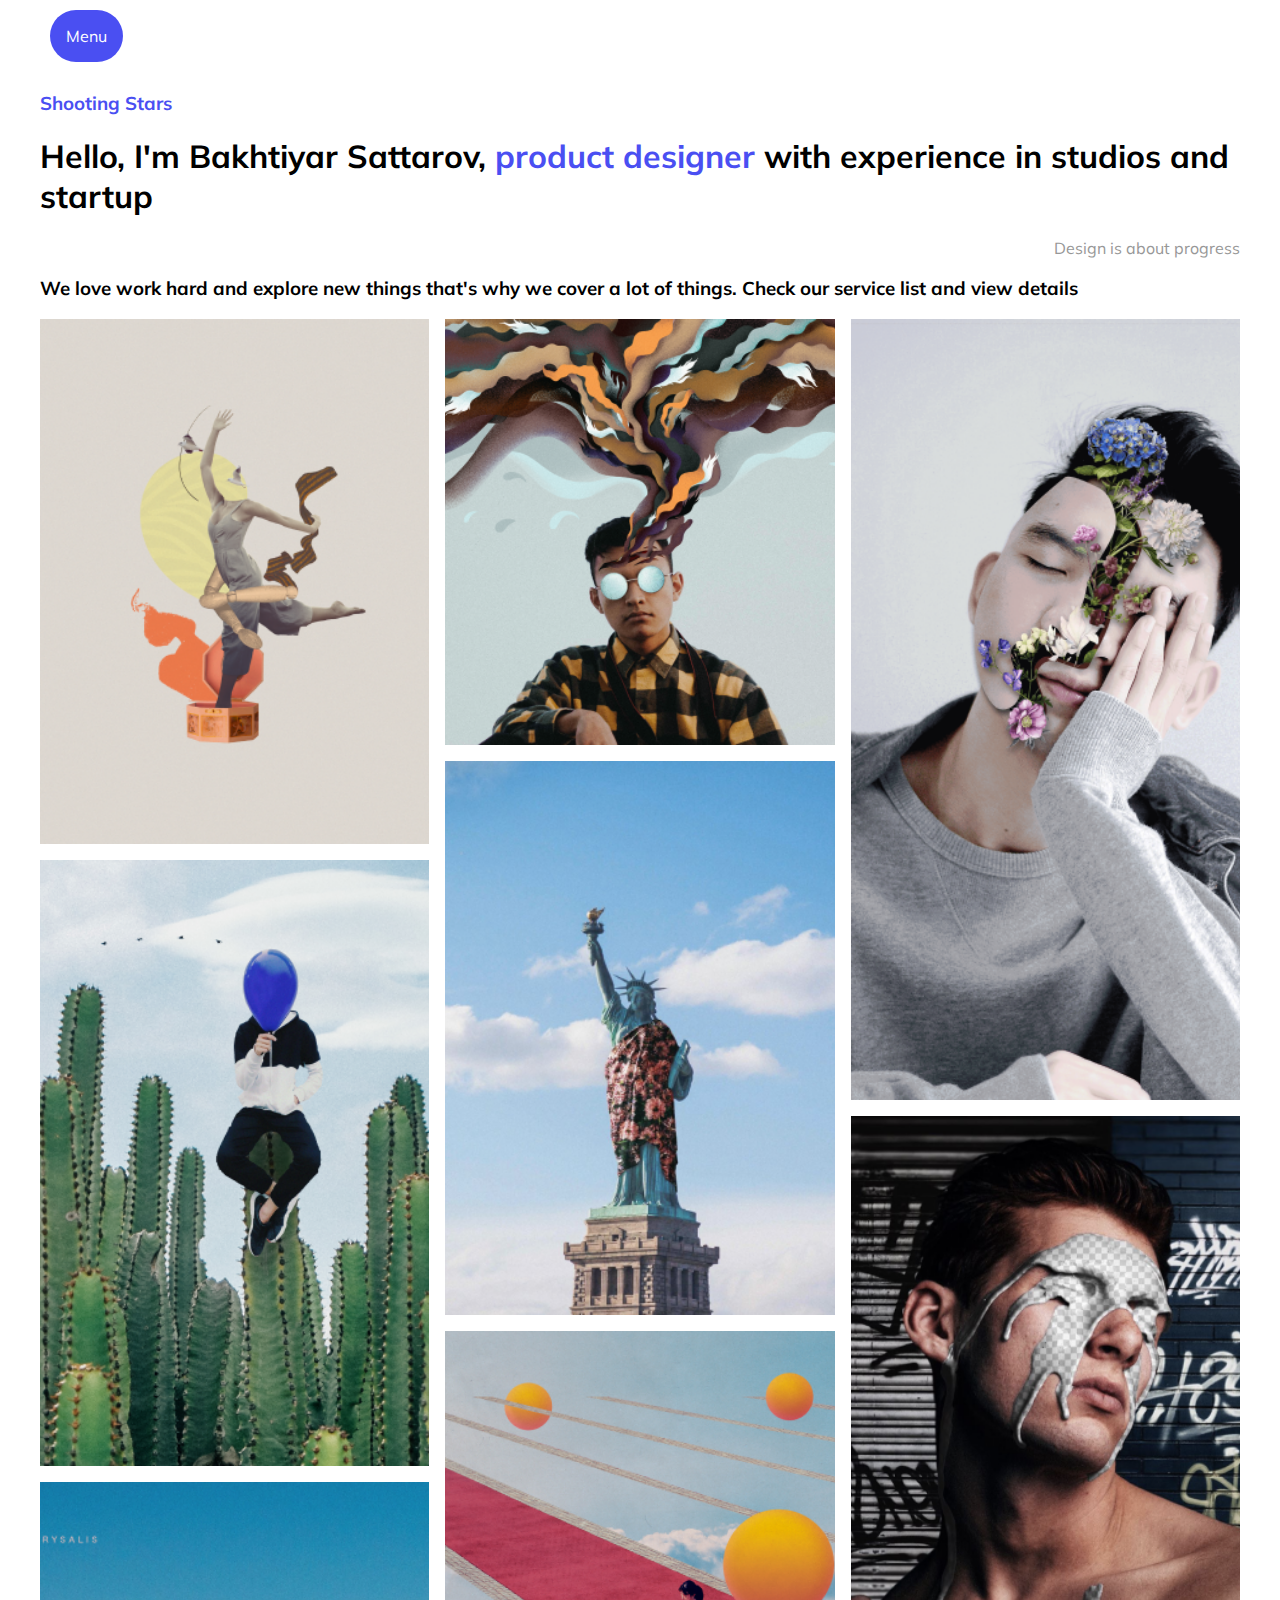
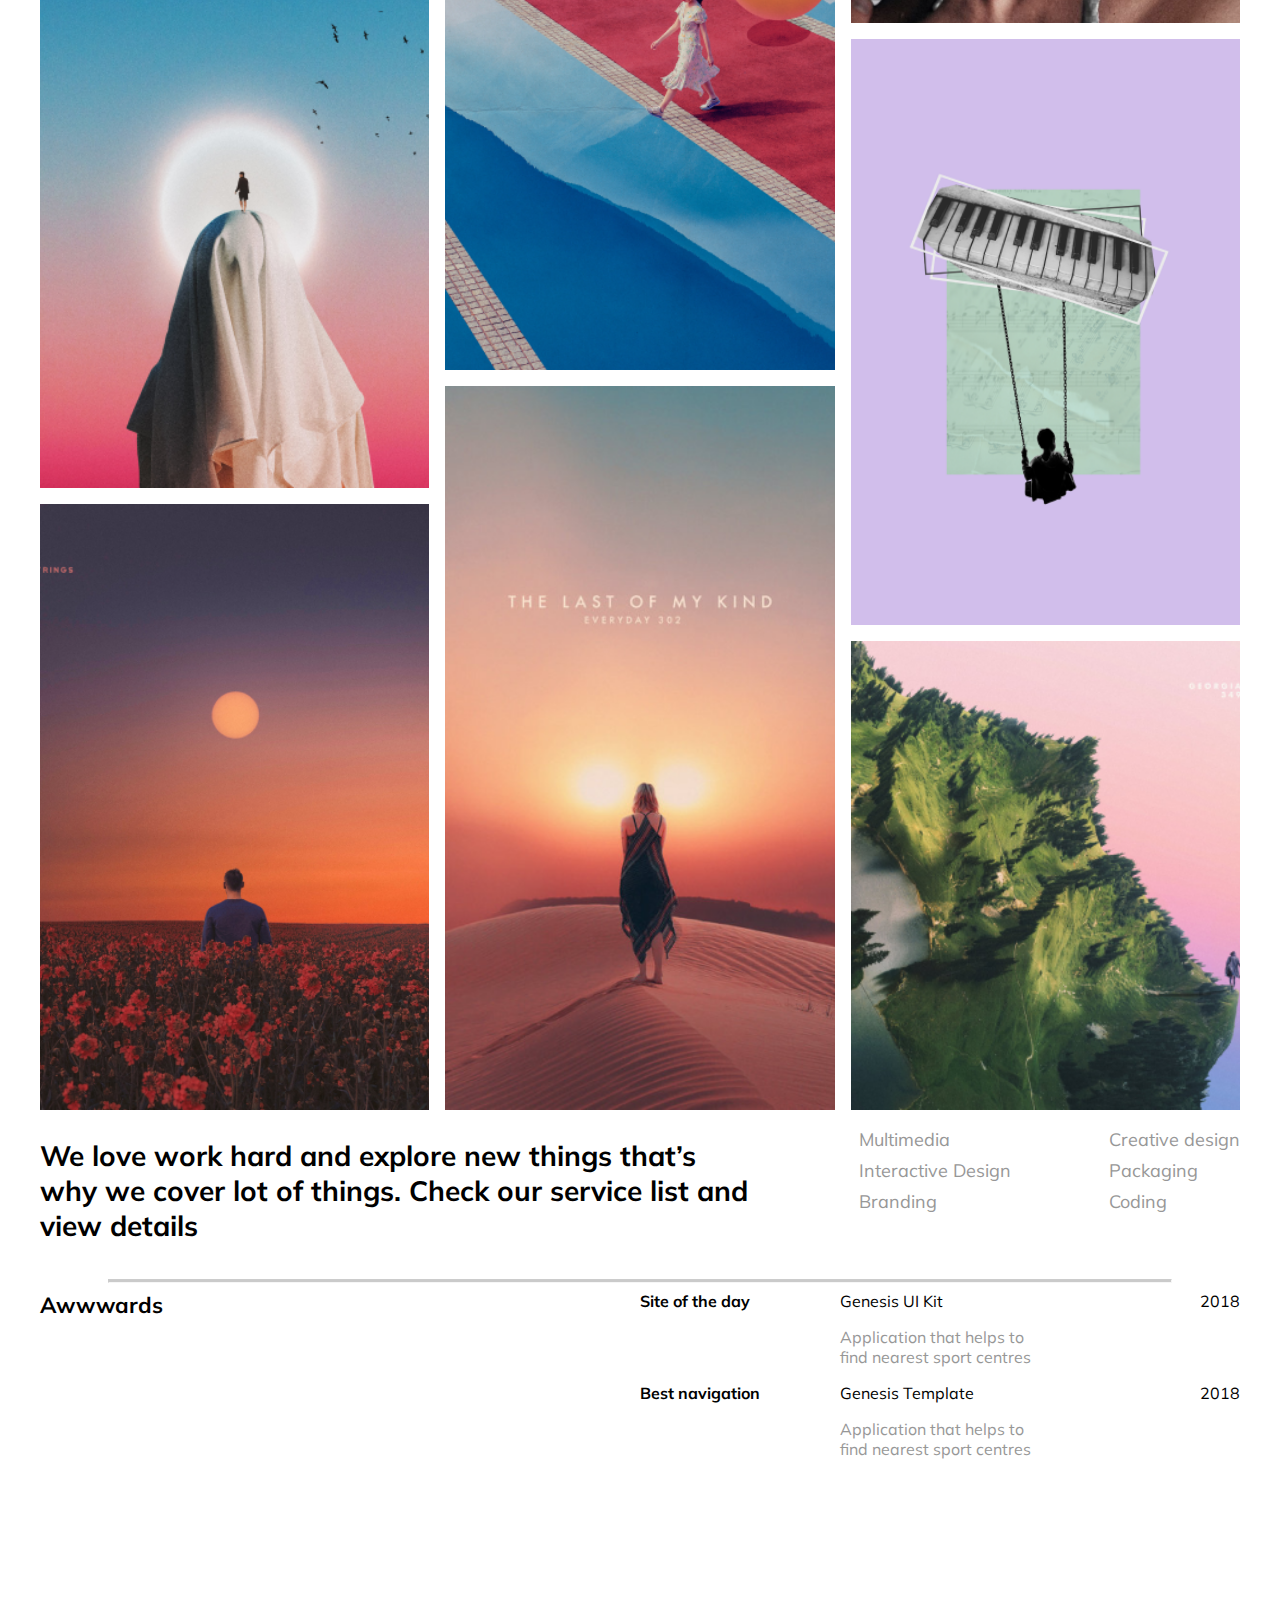
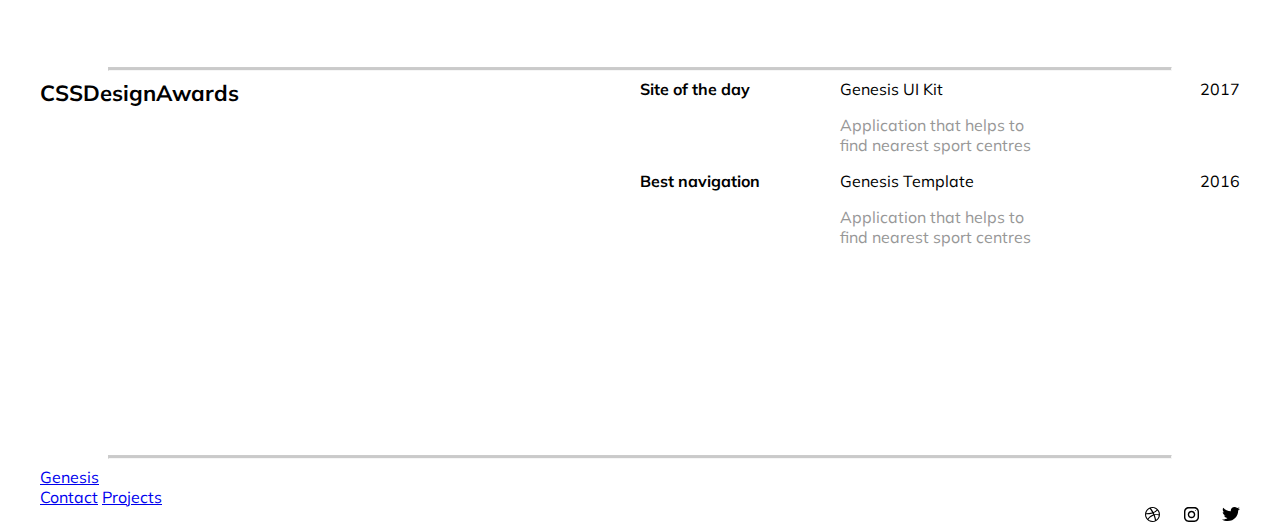
<file: index.html>
<!DOCTYPE html>
<html lang="en">
  <head>
    <meta charset="UTF-8" />
    <meta http-equiv="X-UA-Compatible" content="IE=edge" />
    <meta name="viewport" content="width=device-width, initial-scale=1.0" />
    <link rel="stylesheet" href="/styles/genesis.css" />
    <link
      href="https://fonts.googleapis.com/css2?family=Mulish:wght@400;700&display=swap"
      rel="stylesheet"
    />
    <title>Document</title>
  </head>
  <header>
    <nav>
      <div class="dropdown">
        <button class="dropbtn">Menu</button>
        <div class="dropdown-content">
          <a class="active" href="/index.html">Home</a>
          <a href="/contact.html">Contact</a>
          <a href="/project.html">Projects</a>
        </div>
      </div>
    </nav>
  </header>
  <body>
    <main>
      <section>
        <h3 class="highlight-color">Shooting Stars</h3>
        <h1>
          Hello, I'm Bakhtiyar Sattarov,
          <span class="highlight-color"> product designer</span> with experience
          in studios and startup
        </h1>
      </section>
      <section class="quote">Design is about progress</section>
      <section>
        <h3>
          We love work hard and explore new things that's why we cover a lot of
          things. Check our service list and view details
        </h3>
      </section>
      <section class="grid-container">
        <div class="sub-grid one">
          <div class="grid-element first">
            <img src="/images/Rectangle.png" alt="" />
          </div>
          <div class="grid-element second">
            <img src="/images/Rectangle4.png" alt="" />
          </div>
          <div class="grid-element third">
            <img src="/images/Rectangle7.png" alt="" />
          </div>
          <div class="grid-element fourth">
            <img src="/images/Rectangle10.png" alt="" />
          </div>
        </div>
        <div class="sub-grid two">
          <div class="grid-element fifth">
            <img src="/images/Rectangle2.png" alt="" />
          </div>
          <div class="grid-element sixth">
            <img src="/images/Rectangle5.png" alt="" />
          </div>
          <div class="grid-element seventh">
            <img src="/images/Rectangle8.png" alt="" />
          </div>
          <div class="grid-element eight">
            <img src="/images/Rectangle11.png" alt="" />
          </div>
        </div>
        <div class="sub-grid three">
          <div class="grid-element ninth">
            <img src="/images/Rectangle3.png" alt="" />
          </div>
          <div class="grid-element tenth">
            <img src="/images/Rectangle6.png" alt="" />
          </div>
          <div class="grid-element eleventh">
            <img src="/images/Rectangle9.png" alt="" />
          </div>
          <div class="grid-element twelfth">
            <img src="/images/Rectangle12.png" alt="" />
          </div>
        </div>
      </section>
      <section class="row">
        <p class="large-p">
          We love work hard and explore new things that’s why we cover lot of
          things. Check our service list and view details
        </p>
        <ul>
          <li>Multimedia</li>
          <li>Interactive Design</li>
          <li>Branding</li>
        </ul>
        <ul>
          <li>Creative design</li>
          <li>Packaging</li>
          <li>Coding</li>
        </ul>
      </section>
      <hr />
      <section class="grid-container2">
        <div class="left-column bold lg-text">Awwwards</div>
        <div class="right-column">
          <div class="bold">Site of the day</div>
          <div class="">
            <span>Genesis UI Kit</span>
            <p class="grey">
              Application that helps to find nearest sport centres
            </p>
          </div>
          <div class="end">2018</div>
          <div class="bold">Best navigation</div>
          <div class="">
            <span>Genesis Template</span>
            <p class="grey">
              Application that helps to find nearest sport centres
            </p>
          </div>
          <div class="end">2018</div>
        </div>
      </section>
      <hr />
      <section class="grid-container3">
        <div class="left-column bold lg-text">CSSDesignAwards</div>
        <div class="right-column">
          <div class="bold">Site of the day</div>
          <div class="">
            <span>Genesis UI Kit</span>
            <p class="grey">
              Application that helps to find nearest sport centres
            </p>
          </div>
          <div class="end">2017</div>
          <div class="bold">Best navigation</div>
          <div class="">
            <span>Genesis Template</span>
            <p class="grey">
              Application that helps to find nearest sport centres
            </p>
          </div>
          <div class="end">2016</div>
        </div>
      </section>
      <hr />
    </main>
    <footer>
      <nav>
        <div class="topnav">
          <a class="logo" href="/genesis.html">Genesis</a>
          <div class="sub-links">
            <a href="/contact.html">Contact</a>
            <a href="/project.html">Projects</a>
          </div>
        </div>
      </nav>
      <svg
        width="95"
        height="15"
        viewBox="0 0 95 15"
        fill="none"
        xmlns="http://www.w3.org/2000/svg"
      >
        <path
          fill-rule="evenodd"
          clip-rule="evenodd"
          d="M43.6875 0H49.3125C51.9009 0 54 2.09906 54 4.6875V10.3125C54 12.9009 51.9009 15 49.3125 15H43.6875C41.0991 15 39 12.9009 39 10.3125V4.6875C39 2.09906 41.0991 0 43.6875 0ZM49.3125 13.5938C51.1219 13.5938 52.5938 12.1219 52.5938 10.3125V4.6875C52.5938 2.87812 51.1219 1.40625 49.3125 1.40625H43.6875C41.8781 1.40625 40.4062 2.87812 40.4062 4.6875V10.3125C40.4062 12.1219 41.8781 13.5938 43.6875 13.5938H49.3125Z"
          fill="black"
        />
        <path
          fill-rule="evenodd"
          clip-rule="evenodd"
          d="M42.7585 7.51709C42.7585 5.44143 44.4414 3.75854 46.5171 3.75854C48.5927 3.75854 50.2756 5.44143 50.2756 7.51709C50.2756 9.59274 48.5927 11.2756 46.5171 11.2756C44.4414 11.2756 42.7585 9.59274 42.7585 7.51709ZM44.168 7.51709C44.168 8.8119 45.2223 9.86618 46.5171 9.86618C47.8119 9.86618 48.8662 8.8119 48.8662 7.51709C48.8662 6.22133 47.8119 5.168 46.5171 5.168C45.2223 5.168 44.168 6.22133 44.168 7.51709Z"
          fill="black"
        />
        <path
          fill-rule="evenodd"
          clip-rule="evenodd"
          d="M50.5319 3.96354C50.8056 3.96354 51.0274 3.74173 51.0274 3.4681C51.0274 3.19447 50.8056 2.97266 50.5319 2.97266C50.2583 2.97266 50.0365 3.19447 50.0365 3.4681C50.0365 3.74173 50.2583 3.96354 50.5319 3.96354Z"
          fill="black"
        />
        <path
          fill-rule="evenodd"
          clip-rule="evenodd"
          d="M95 1.65598C94.3375 1.937 93.6266 2.12758 92.8797 2.21266C93.6424 1.7755 94.2261 1.0821 94.5028 0.258405C93.7874 0.663244 92.9978 0.957209 92.1565 1.11657C91.4827 0.428545 90.5244 0 89.4615 0C87.4222 0 85.7688 1.58278 85.7688 3.5338C85.7688 3.81051 85.8014 4.08076 85.8644 4.3392C82.796 4.19167 80.0751 2.7844 78.2541 0.646013C77.9358 1.16716 77.7547 1.7744 77.7547 2.42261C77.7547 3.64901 78.4071 4.73111 79.3969 5.3642C78.7918 5.34483 78.2226 5.18548 77.7244 4.9206V4.96474C77.7244 6.67673 78.9976 8.10553 80.6859 8.43072C80.3766 8.5104 80.0504 8.55454 79.713 8.55454C79.4745 8.55454 79.2439 8.53193 79.0179 8.48886C79.488 9.89398 80.8513 10.9158 82.4665 10.9438C81.2033 11.8913 79.6106 12.4544 77.8807 12.4544C77.5826 12.4544 77.2891 12.4372 77 12.406C78.6343 13.4106 80.5746 13.9963 82.6599 13.9963C89.4525 13.9963 93.1655 8.61054 93.1655 3.93974L93.1531 3.48214C93.8786 2.98681 94.5062 2.36447 95 1.65598Z"
          fill="black"
        />
        <path
          fill-rule="evenodd"
          clip-rule="evenodd"
          d="M13.9795 3.73131C13.3095 2.58352 12.4007 1.67474 11.2529 1.00479C10.1049 0.334886 8.85164 0 7.49224 0C6.13298 0 4.87937 0.334886 3.73155 1.00479C2.58366 1.67464 1.67487 2.58342 1.0049 3.73131C0.334886 4.87927 0 6.13288 0 7.49204C0 8.85126 0.334989 10.1047 1.00479 11.2527C1.67474 12.4005 2.58352 13.3093 3.73141 13.9793C4.87937 14.6492 6.13288 14.9841 7.49211 14.9841C8.85133 14.9841 10.105 14.6492 11.2529 13.9793C12.4007 13.3095 13.3094 12.4005 13.9794 11.2527C14.6492 10.1048 14.984 8.8512 14.984 7.49204C14.984 6.13274 14.6492 4.8791 13.9795 3.73131ZM7.49214 1.09261C9.10493 1.09261 10.513 1.62588 11.7161 2.69238L11.5941 2.86298C11.5454 2.93139 11.4234 3.06294 11.2284 3.25814C11.0333 3.45318 10.8203 3.63864 10.5895 3.8142C10.3584 3.98983 10.0448 4.18978 9.64797 4.41417C9.25124 4.63855 8.82854 4.8354 8.37974 5.00446C7.63189 3.62559 6.83204 2.38343 5.98005 1.2779C6.49391 1.15435 6.99789 1.09261 7.49214 1.09261ZM4.76071 1.70706C3.86313 2.12973 3.10233 2.73465 2.47804 3.52141C1.85375 4.30835 1.43754 5.19294 1.22932 6.17491C3.19339 6.17501 5.1639 5.91485 7.14096 5.39457C6.36048 4.00937 5.56712 2.78013 4.76071 1.70706ZM1.52187 9.79934C1.23567 9.06772 1.09261 8.29855 1.09261 7.49204C1.09261 7.40095 1.09596 7.33264 1.10238 7.28716C3.45677 7.28716 5.64526 6.98484 7.66784 6.37989C7.87599 6.78308 8.04834 7.14403 8.18491 7.46279C8.15857 7.47577 8.11661 7.49033 8.05804 7.50663C7.99931 7.52289 7.95714 7.53417 7.9309 7.54076L7.57005 7.66756C7.3228 7.75866 6.99916 7.91477 6.59935 8.13577C6.19944 8.35712 5.7751 8.62035 5.32633 8.92609C4.87756 9.23187 4.41417 9.6367 3.93622 10.1409C3.4582 10.6449 3.05662 11.1861 2.73144 11.7649C2.21115 11.1861 1.808 10.5308 1.52187 9.79934ZM3.41436 12.4283C4.61105 13.4037 5.97027 13.8916 7.49214 13.8916C8.35069 13.8915 9.18301 13.7225 9.98945 13.3841C9.71641 11.8168 9.26095 10.1973 8.6238 8.52591H8.60416L8.58475 8.53572C8.48071 8.57481 8.34085 8.62859 8.16523 8.69686C7.98946 8.76492 7.66121 8.92442 7.17998 9.17464C6.69864 9.42533 6.25319 9.69195 5.84347 9.97466C5.43376 10.2576 5.00781 10.6301 4.56554 11.0918C4.12319 11.5535 3.7883 12.0347 3.56071 12.5357L3.41436 12.4283ZM12.8773 10.9503C12.396 11.695 11.7943 12.3114 11.0726 12.799C10.8058 11.3032 10.3898 9.77795 9.8238 8.22372C11.118 8.02189 12.4479 8.11637 13.8137 8.50644C13.6706 9.39092 13.3584 10.2057 12.8773 10.9503ZM13.5501 7.36042C13.6476 7.37658 13.729 7.39134 13.7941 7.40426L13.8917 7.42374C13.8724 5.91478 13.3877 4.58163 12.4382 3.424L12.4284 3.43384C12.3699 3.51178 12.3082 3.59139 12.2431 3.67285C12.1778 3.75417 12.0366 3.8988 11.8186 4.10689C11.6008 4.31494 11.3699 4.51169 11.126 4.69722C10.882 4.88255 10.557 5.09378 10.1507 5.33122C9.74399 5.56866 9.31626 5.77831 8.86749 5.96054C9.03024 6.30513 9.17337 6.61408 9.2971 6.88722C9.3097 6.92624 9.33103 6.98323 9.36024 7.05796C9.38949 7.13279 9.41382 7.18647 9.43346 7.21903C9.66755 7.18657 9.90974 7.16354 10.1601 7.15073C10.4103 7.13781 10.6495 7.13122 10.8769 7.13122C11.1046 7.13122 11.3289 7.13614 11.5502 7.14584C11.7712 7.15568 11.9794 7.16856 12.1744 7.1849C12.3697 7.20116 12.5534 7.219 12.7258 7.23851C12.898 7.25805 13.0543 7.27913 13.194 7.30189C13.3338 7.32465 13.4526 7.34426 13.5501 7.36042Z"
          fill="black"
        />
      </svg>
    </footer>
  </body>
</html>
</file>
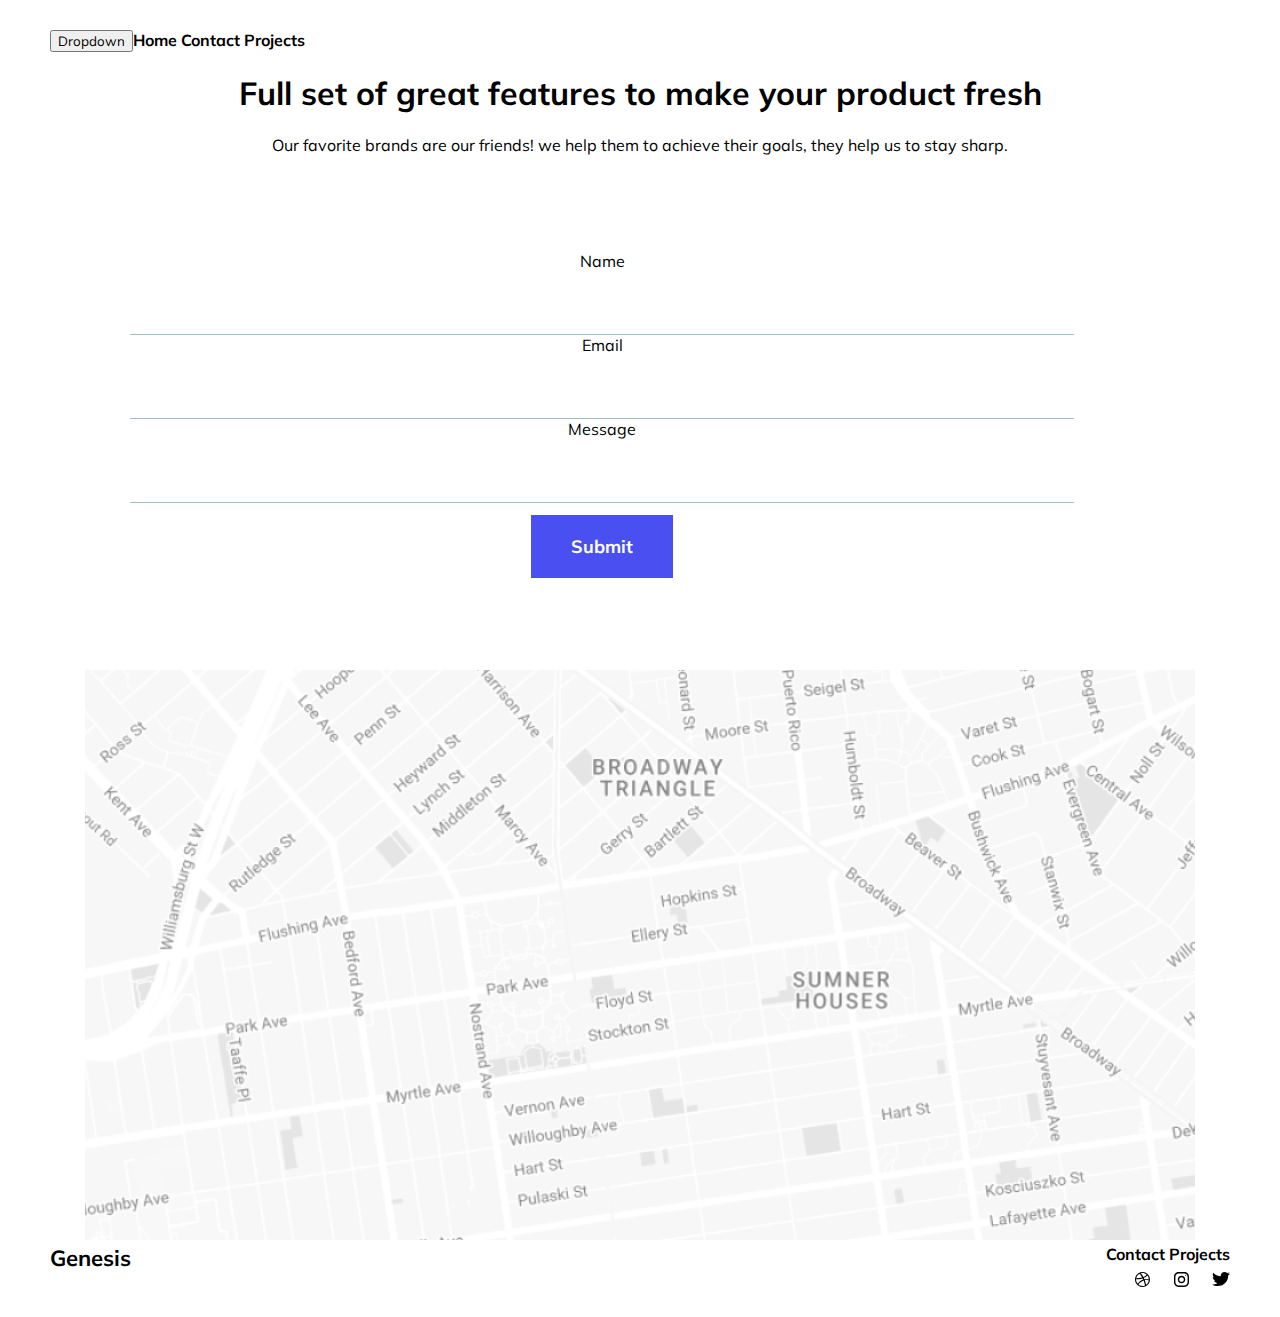
<file: contact.html>
<!DOCTYPE html>
<html lang="en">
  <head>
    <meta charset="UTF-8" />
    <meta http-equiv="X-UA-Compatible" content="IE=edge" />
    <meta name="viewport" content="width=device-width, initial-scale=1.0" />
    <link rel="stylesheet" href="styles/contact.css" />
    <link rel="preconnect" href="https://fonts.gstatic.com" />
    <link
      href="https://fonts.googleapis.com/css2?family=Mulish:wght@400;700&display=swap"
      rel="stylesheet"
    />
    <title>Document</title>
  </head>
  <header>
    <nav>
      <div class="topnav">
        <button class="dropbtn">Dropdown</button>
        <div class="drowdown-content">
          <a href="/index.html">Home</a>
          <a href="/contact.html">Contact</a>
          <a class="active" href="/project.html">Projects</a>
        </div>
      </div>
    </nav>
  </header>
  <main>
    <body>
      <section>
        <div class="paragraph">
          <h1>Full set of great features to make your product fresh</h1>
          <p>
            Our favorite brands are our friends! we help them to achieve their
            goals, they help us to stay sharp.
          </p>
        </div>
        <div class="just-form">
          <form>
            <label for="name" class="label1">Name</label>
            <input type="text" name="name" id="name" />
            <label for="name" class="label"> Email</label>
            <input
              type="text"
              name="name"
              id="name"
              class="input-field half-width"
            />
            <label for="message" class="label"> Message</label>
            <input type="text" name="message" id="message" />
            <button id="button" type="submit">Submit</button>
          </form>
        </div>
      </section>
      <section>
        <img src="images/Map.png" alt="map" />
      </section>
      <section></section>
      <footer>
        <nav>
          <div class="topnav">
            <a class="logo" href="/genesis.html">Genesis</a>
            <div class="sub-links">
              <a href="/contact.html">Contact</a>
              <a href="/project.html">Projects</a>
            </div>
          </div>
        </nav>
        <svg
          width="95"
          height="15"
          viewBox="0 0 95 15"
          fill="none"
          xmlns="http://www.w3.org/2000/svg"
        >
          <path
            fill-rule="evenodd"
            clip-rule="evenodd"
            d="M43.6875 0H49.3125C51.9009 0 54 2.09906 54 4.6875V10.3125C54 12.9009 51.9009 15 49.3125 15H43.6875C41.0991 15 39 12.9009 39 10.3125V4.6875C39 2.09906 41.0991 0 43.6875 0ZM49.3125 13.5938C51.1219 13.5938 52.5938 12.1219 52.5938 10.3125V4.6875C52.5938 2.87812 51.1219 1.40625 49.3125 1.40625H43.6875C41.8781 1.40625 40.4062 2.87812 40.4062 4.6875V10.3125C40.4062 12.1219 41.8781 13.5938 43.6875 13.5938H49.3125Z"
            fill="black"
          />
          <path
            fill-rule="evenodd"
            clip-rule="evenodd"
            d="M42.7585 7.51709C42.7585 5.44143 44.4414 3.75854 46.5171 3.75854C48.5927 3.75854 50.2756 5.44143 50.2756 7.51709C50.2756 9.59274 48.5927 11.2756 46.5171 11.2756C44.4414 11.2756 42.7585 9.59274 42.7585 7.51709ZM44.168 7.51709C44.168 8.8119 45.2223 9.86618 46.5171 9.86618C47.8119 9.86618 48.8662 8.8119 48.8662 7.51709C48.8662 6.22133 47.8119 5.168 46.5171 5.168C45.2223 5.168 44.168 6.22133 44.168 7.51709Z"
            fill="black"
          />
          <path
            fill-rule="evenodd"
            clip-rule="evenodd"
            d="M50.5319 3.96354C50.8056 3.96354 51.0274 3.74173 51.0274 3.4681C51.0274 3.19447 50.8056 2.97266 50.5319 2.97266C50.2583 2.97266 50.0365 3.19447 50.0365 3.4681C50.0365 3.74173 50.2583 3.96354 50.5319 3.96354Z"
            fill="black"
          />
          <path
            fill-rule="evenodd"
            clip-rule="evenodd"
            d="M95 1.65598C94.3375 1.937 93.6266 2.12758 92.8797 2.21266C93.6424 1.7755 94.2261 1.0821 94.5028 0.258405C93.7874 0.663244 92.9978 0.957209 92.1565 1.11657C91.4827 0.428545 90.5244 0 89.4615 0C87.4222 0 85.7688 1.58278 85.7688 3.5338C85.7688 3.81051 85.8014 4.08076 85.8644 4.3392C82.796 4.19167 80.0751 2.7844 78.2541 0.646013C77.9358 1.16716 77.7547 1.7744 77.7547 2.42261C77.7547 3.64901 78.4071 4.73111 79.3969 5.3642C78.7918 5.34483 78.2226 5.18548 77.7244 4.9206V4.96474C77.7244 6.67673 78.9976 8.10553 80.6859 8.43072C80.3766 8.5104 80.0504 8.55454 79.713 8.55454C79.4745 8.55454 79.2439 8.53193 79.0179 8.48886C79.488 9.89398 80.8513 10.9158 82.4665 10.9438C81.2033 11.8913 79.6106 12.4544 77.8807 12.4544C77.5826 12.4544 77.2891 12.4372 77 12.406C78.6343 13.4106 80.5746 13.9963 82.6599 13.9963C89.4525 13.9963 93.1655 8.61054 93.1655 3.93974L93.1531 3.48214C93.8786 2.98681 94.5062 2.36447 95 1.65598Z"
            fill="black"
          />
          <path
            fill-rule="evenodd"
            clip-rule="evenodd"
            d="M13.9795 3.73131C13.3095 2.58352 12.4007 1.67474 11.2529 1.00479C10.1049 0.334886 8.85164 0 7.49224 0C6.13298 0 4.87937 0.334886 3.73155 1.00479C2.58366 1.67464 1.67487 2.58342 1.0049 3.73131C0.334886 4.87927 0 6.13288 0 7.49204C0 8.85126 0.334989 10.1047 1.00479 11.2527C1.67474 12.4005 2.58352 13.3093 3.73141 13.9793C4.87937 14.6492 6.13288 14.9841 7.49211 14.9841C8.85133 14.9841 10.105 14.6492 11.2529 13.9793C12.4007 13.3095 13.3094 12.4005 13.9794 11.2527C14.6492 10.1048 14.984 8.8512 14.984 7.49204C14.984 6.13274 14.6492 4.8791 13.9795 3.73131ZM7.49214 1.09261C9.10493 1.09261 10.513 1.62588 11.7161 2.69238L11.5941 2.86298C11.5454 2.93139 11.4234 3.06294 11.2284 3.25814C11.0333 3.45318 10.8203 3.63864 10.5895 3.8142C10.3584 3.98983 10.0448 4.18978 9.64797 4.41417C9.25124 4.63855 8.82854 4.8354 8.37974 5.00446C7.63189 3.62559 6.83204 2.38343 5.98005 1.2779C6.49391 1.15435 6.99789 1.09261 7.49214 1.09261ZM4.76071 1.70706C3.86313 2.12973 3.10233 2.73465 2.47804 3.52141C1.85375 4.30835 1.43754 5.19294 1.22932 6.17491C3.19339 6.17501 5.1639 5.91485 7.14096 5.39457C6.36048 4.00937 5.56712 2.78013 4.76071 1.70706ZM1.52187 9.79934C1.23567 9.06772 1.09261 8.29855 1.09261 7.49204C1.09261 7.40095 1.09596 7.33264 1.10238 7.28716C3.45677 7.28716 5.64526 6.98484 7.66784 6.37989C7.87599 6.78308 8.04834 7.14403 8.18491 7.46279C8.15857 7.47577 8.11661 7.49033 8.05804 7.50663C7.99931 7.52289 7.95714 7.53417 7.9309 7.54076L7.57005 7.66756C7.3228 7.75866 6.99916 7.91477 6.59935 8.13577C6.19944 8.35712 5.7751 8.62035 5.32633 8.92609C4.87756 9.23187 4.41417 9.6367 3.93622 10.1409C3.4582 10.6449 3.05662 11.1861 2.73144 11.7649C2.21115 11.1861 1.808 10.5308 1.52187 9.79934ZM3.41436 12.4283C4.61105 13.4037 5.97027 13.8916 7.49214 13.8916C8.35069 13.8915 9.18301 13.7225 9.98945 13.3841C9.71641 11.8168 9.26095 10.1973 8.6238 8.52591H8.60416L8.58475 8.53572C8.48071 8.57481 8.34085 8.62859 8.16523 8.69686C7.98946 8.76492 7.66121 8.92442 7.17998 9.17464C6.69864 9.42533 6.25319 9.69195 5.84347 9.97466C5.43376 10.2576 5.00781 10.6301 4.56554 11.0918C4.12319 11.5535 3.7883 12.0347 3.56071 12.5357L3.41436 12.4283ZM12.8773 10.9503C12.396 11.695 11.7943 12.3114 11.0726 12.799C10.8058 11.3032 10.3898 9.77795 9.8238 8.22372C11.118 8.02189 12.4479 8.11637 13.8137 8.50644C13.6706 9.39092 13.3584 10.2057 12.8773 10.9503ZM13.5501 7.36042C13.6476 7.37658 13.729 7.39134 13.7941 7.40426L13.8917 7.42374C13.8724 5.91478 13.3877 4.58163 12.4382 3.424L12.4284 3.43384C12.3699 3.51178 12.3082 3.59139 12.2431 3.67285C12.1778 3.75417 12.0366 3.8988 11.8186 4.10689C11.6008 4.31494 11.3699 4.51169 11.126 4.69722C10.882 4.88255 10.557 5.09378 10.1507 5.33122C9.74399 5.56866 9.31626 5.77831 8.86749 5.96054C9.03024 6.30513 9.17337 6.61408 9.2971 6.88722C9.3097 6.92624 9.33103 6.98323 9.36024 7.05796C9.38949 7.13279 9.41382 7.18647 9.43346 7.21903C9.66755 7.18657 9.90974 7.16354 10.1601 7.15073C10.4103 7.13781 10.6495 7.13122 10.8769 7.13122C11.1046 7.13122 11.3289 7.13614 11.5502 7.14584C11.7712 7.15568 11.9794 7.16856 12.1744 7.1849C12.3697 7.20116 12.5534 7.219 12.7258 7.23851C12.898 7.25805 13.0543 7.27913 13.194 7.30189C13.3338 7.32465 13.4526 7.34426 13.5501 7.36042Z"
            fill="black"
          />
        </svg>
      </footer>
    </body>
  </main>
</html>
</file>
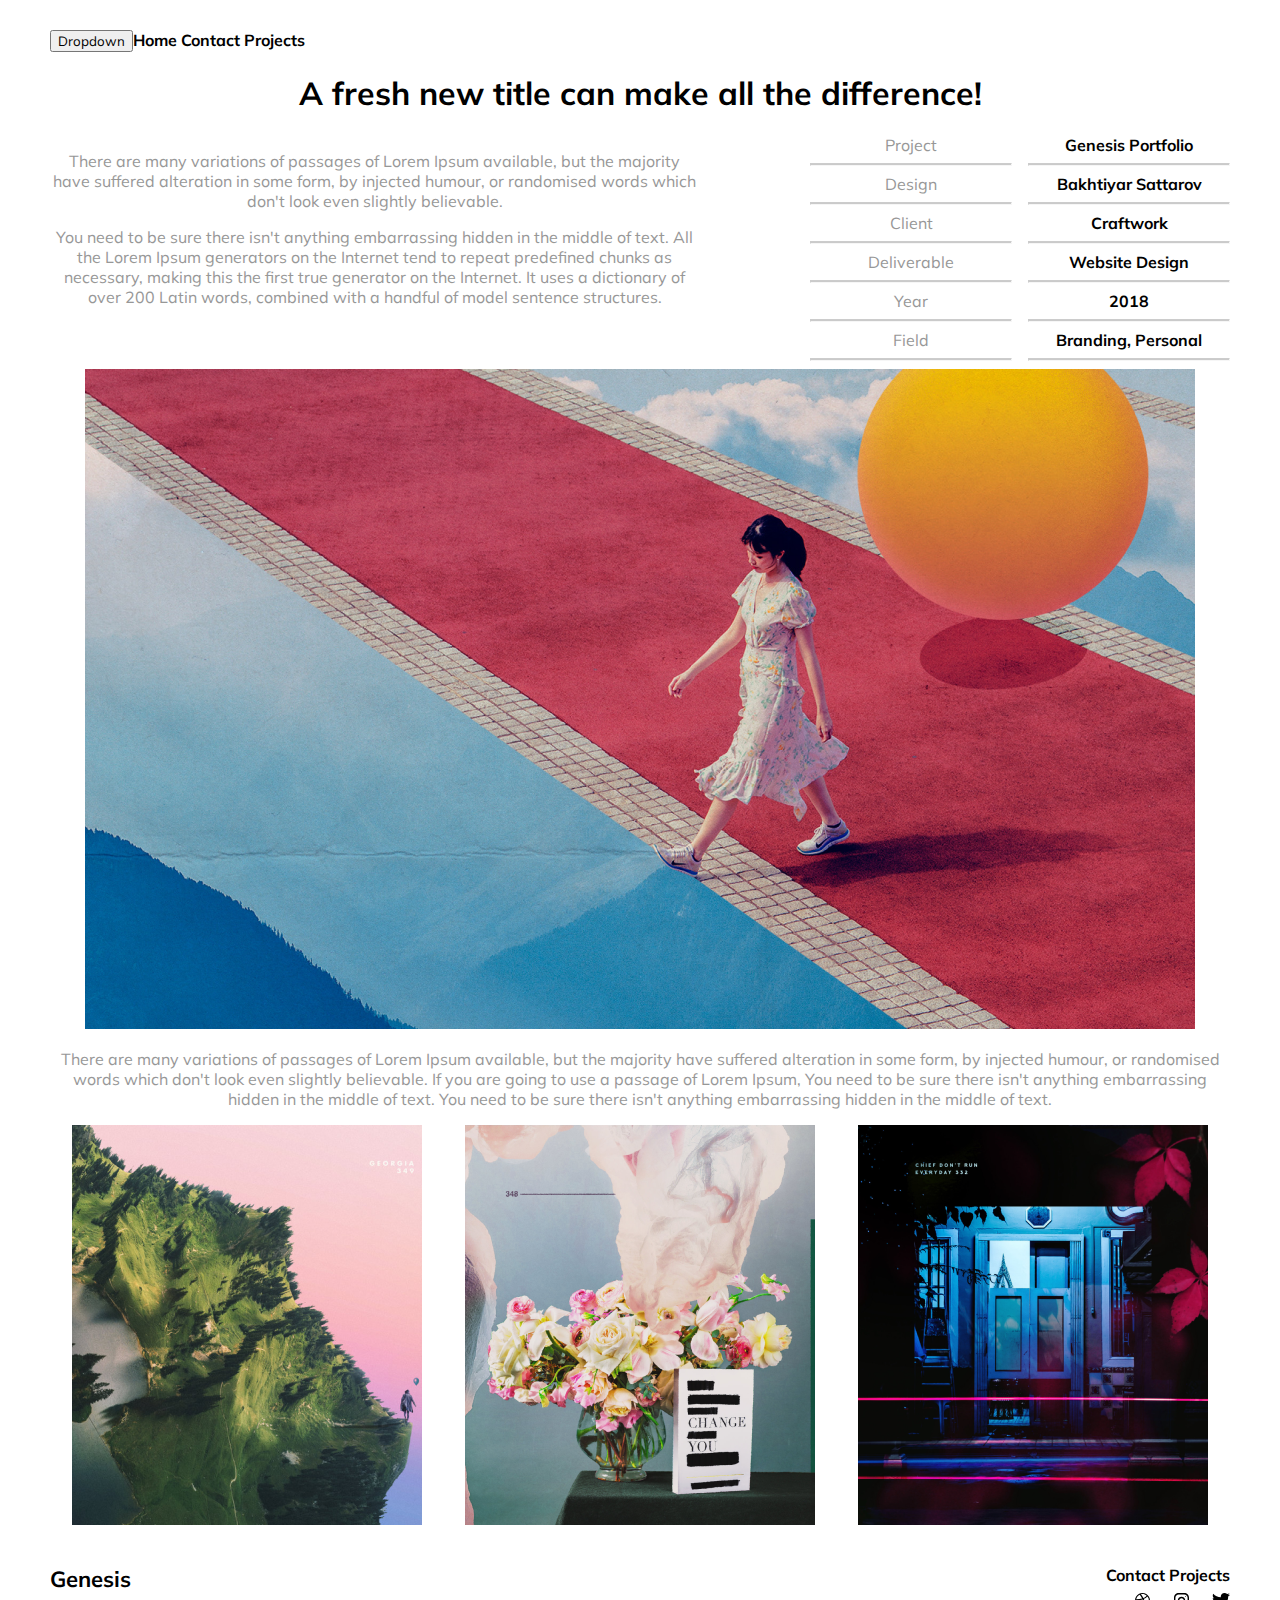
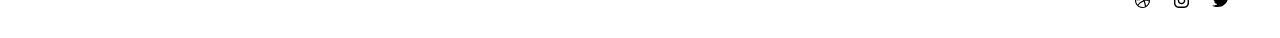
<file: project.html>
<!DOCTYPE html>
<html lang="en">
  <head>
    <meta charset="UTF-8" />
    <meta http-equiv="X-UA-Compatible" content="IE=edge" />
    <meta name="viewport" content="width=device-width, initial-scale=1.0" />
    <link rel="stylesheet" href="styles/project.css" />
    <link
      href="https://fonts.googleapis.com/css2?family=Mulish:wght@400;700&display=swap"
      rel="stylesheet"
    />
    <title>Document</title>
  </head>
  <header>
    <nav>
      <div class="topnav">
        <button class="dropbtn">Dropdown</button>
        <div class="drowdown-content">
          <a href="/index.html">Home</a>
          <a href="/contact.html">Contact</a>
          <a class="active" href="/project.html">Projects</a>
        </div>
      </div>
    </nav>
  </header>
  <main>
    <body>
      <section>
        <h1>A fresh new title can make all the difference!</h1>
        <div class="p-grid">
          <div class="first-p">
            <p>There are many variations of passages of Lorem Ipsum available, but the majority have suffered alteration in some form,
               by injected humour, or randomised words which don't look even slightly believable. </p>
               <p>You need to be sure there isn't anything embarrassing hidden in the middle of text. 
                 All the Lorem Ipsum generators on the Internet tend to repeat predefined chunks as necessary, 
                 making this the first true generator on the Internet. It uses a dictionary of 
                 over 200 Latin words, combined with a handful of model sentence structures.</p>
                </div>
        <div class="grid-containerproject">
          <div class="left-columnall">
          <div class="left-column">
            Project
          </div>
          <hr>
          <div class="left-column">
            Design
          </div>
          <hr>
          <div class="left-column">
            Client
          </div>
          <hr>
          <div class="left-column">
            Deliverable
          </div>
          <hr>
          <div class="left-column">
            Year
          </div>
          <hr>
          <div class="left-column">
            Field
          </div>
          <hr>
        </div>
        <div class="right-columnall">
          <div class="right column">
            Genesis Portfolio
          </div>
          <hr>
          <div class="right column">
            Bakhtiyar Sattarov
          </div>
          <hr>
          <div class="right column">
            Craftwork
          </div>
          <hr>
          <div class="right column">
            Website Design
          </div>
          <hr>
          <div class="right column">
            2018
          </div>
          <hr>
          <div class="right column">
            Branding, Personal
          </div>
          <hr>
        </div>
        </div>
      </div>
          </div>
            </section>
      <section>
        <img src="/images/girlball.png" alt="girl walking with ball"/>
      </section>
      <section>
        <p>There are many variations of passages of Lorem Ipsum available, but the majority have suffered alteration in some form,
          by injected humour, or randomised words which don't look even slightly believable. 
          If you are going to use a passage of Lorem Ipsum, You need to be sure there isn't anything embarrassing 
          hidden in the middle of text. You need to be sure there isn't anything embarrassing hidden in the middle of text.</p>
      </section>
      <section>
        <div class="images">
        <img src="images/pinktrees.png" alt="pinkbackground-trees">
        <img src="images/flowers.png" alt="flowersin-vase">
        <img src="images/bluedoors.png" alt="doorsand-bluebackground">
      </div>
      </section>
      <br>
      <br>
      <footer>
        <nav>
          <div class="topnav">
            <a class="logo" href="/genesis.html">Genesis</a>
            <div class="sub-links">
              <a href="/contact.html">Contact</a>
              <a href="/project.html">Projects</a>
            </div>
          </div>
        </nav>
        <svg width="95" height="15" viewBox="0 0 95 15" fill="none" xmlns="http://www.w3.org/2000/svg">
          <path fill-rule="evenodd" clip-rule="evenodd" d="M43.6875 0H49.3125C51.9009 0 54 2.09906 54 4.6875V10.3125C54 12.9009 51.9009 15 49.3125 15H43.6875C41.0991 15 39 12.9009 39 10.3125V4.6875C39 2.09906 41.0991 0 43.6875 0ZM49.3125 13.5938C51.1219 13.5938 52.5938 12.1219 52.5938 10.3125V4.6875C52.5938 2.87812 51.1219 1.40625 49.3125 1.40625H43.6875C41.8781 1.40625 40.4062 2.87812 40.4062 4.6875V10.3125C40.4062 12.1219 41.8781 13.5938 43.6875 13.5938H49.3125Z" fill="black"/>
          <path fill-rule="evenodd" clip-rule="evenodd" d="M42.7585 7.51709C42.7585 5.44143 44.4414 3.75854 46.5171 3.75854C48.5927 3.75854 50.2756 5.44143 50.2756 7.51709C50.2756 9.59274 48.5927 11.2756 46.5171 11.2756C44.4414 11.2756 42.7585 9.59274 42.7585 7.51709ZM44.168 7.51709C44.168 8.8119 45.2223 9.86618 46.5171 9.86618C47.8119 9.86618 48.8662 8.8119 48.8662 7.51709C48.8662 6.22133 47.8119 5.168 46.5171 5.168C45.2223 5.168 44.168 6.22133 44.168 7.51709Z" fill="black"/>
          <path fill-rule="evenodd" clip-rule="evenodd" d="M50.5319 3.96354C50.8056 3.96354 51.0274 3.74173 51.0274 3.4681C51.0274 3.19447 50.8056 2.97266 50.5319 2.97266C50.2583 2.97266 50.0365 3.19447 50.0365 3.4681C50.0365 3.74173 50.2583 3.96354 50.5319 3.96354Z" fill="black"/>
          <path fill-rule="evenodd" clip-rule="evenodd" d="M95 1.65598C94.3375 1.937 93.6266 2.12758 92.8797 2.21266C93.6424 1.7755 94.2261 1.0821 94.5028 0.258405C93.7874 0.663244 92.9978 0.957209 92.1565 1.11657C91.4827 0.428545 90.5244 0 89.4615 0C87.4222 0 85.7688 1.58278 85.7688 3.5338C85.7688 3.81051 85.8014 4.08076 85.8644 4.3392C82.796 4.19167 80.0751 2.7844 78.2541 0.646013C77.9358 1.16716 77.7547 1.7744 77.7547 2.42261C77.7547 3.64901 78.4071 4.73111 79.3969 5.3642C78.7918 5.34483 78.2226 5.18548 77.7244 4.9206V4.96474C77.7244 6.67673 78.9976 8.10553 80.6859 8.43072C80.3766 8.5104 80.0504 8.55454 79.713 8.55454C79.4745 8.55454 79.2439 8.53193 79.0179 8.48886C79.488 9.89398 80.8513 10.9158 82.4665 10.9438C81.2033 11.8913 79.6106 12.4544 77.8807 12.4544C77.5826 12.4544 77.2891 12.4372 77 12.406C78.6343 13.4106 80.5746 13.9963 82.6599 13.9963C89.4525 13.9963 93.1655 8.61054 93.1655 3.93974L93.1531 3.48214C93.8786 2.98681 94.5062 2.36447 95 1.65598Z" fill="black"/>
          <path fill-rule="evenodd" clip-rule="evenodd" d="M13.9795 3.73131C13.3095 2.58352 12.4007 1.67474 11.2529 1.00479C10.1049 0.334886 8.85164 0 7.49224 0C6.13298 0 4.87937 0.334886 3.73155 1.00479C2.58366 1.67464 1.67487 2.58342 1.0049 3.73131C0.334886 4.87927 0 6.13288 0 7.49204C0 8.85126 0.334989 10.1047 1.00479 11.2527C1.67474 12.4005 2.58352 13.3093 3.73141 13.9793C4.87937 14.6492 6.13288 14.9841 7.49211 14.9841C8.85133 14.9841 10.105 14.6492 11.2529 13.9793C12.4007 13.3095 13.3094 12.4005 13.9794 11.2527C14.6492 10.1048 14.984 8.8512 14.984 7.49204C14.984 6.13274 14.6492 4.8791 13.9795 3.73131ZM7.49214 1.09261C9.10493 1.09261 10.513 1.62588 11.7161 2.69238L11.5941 2.86298C11.5454 2.93139 11.4234 3.06294 11.2284 3.25814C11.0333 3.45318 10.8203 3.63864 10.5895 3.8142C10.3584 3.98983 10.0448 4.18978 9.64797 4.41417C9.25124 4.63855 8.82854 4.8354 8.37974 5.00446C7.63189 3.62559 6.83204 2.38343 5.98005 1.2779C6.49391 1.15435 6.99789 1.09261 7.49214 1.09261ZM4.76071 1.70706C3.86313 2.12973 3.10233 2.73465 2.47804 3.52141C1.85375 4.30835 1.43754 5.19294 1.22932 6.17491C3.19339 6.17501 5.1639 5.91485 7.14096 5.39457C6.36048 4.00937 5.56712 2.78013 4.76071 1.70706ZM1.52187 9.79934C1.23567 9.06772 1.09261 8.29855 1.09261 7.49204C1.09261 7.40095 1.09596 7.33264 1.10238 7.28716C3.45677 7.28716 5.64526 6.98484 7.66784 6.37989C7.87599 6.78308 8.04834 7.14403 8.18491 7.46279C8.15857 7.47577 8.11661 7.49033 8.05804 7.50663C7.99931 7.52289 7.95714 7.53417 7.9309 7.54076L7.57005 7.66756C7.3228 7.75866 6.99916 7.91477 6.59935 8.13577C6.19944 8.35712 5.7751 8.62035 5.32633 8.92609C4.87756 9.23187 4.41417 9.6367 3.93622 10.1409C3.4582 10.6449 3.05662 11.1861 2.73144 11.7649C2.21115 11.1861 1.808 10.5308 1.52187 9.79934ZM3.41436 12.4283C4.61105 13.4037 5.97027 13.8916 7.49214 13.8916C8.35069 13.8915 9.18301 13.7225 9.98945 13.3841C9.71641 11.8168 9.26095 10.1973 8.6238 8.52591H8.60416L8.58475 8.53572C8.48071 8.57481 8.34085 8.62859 8.16523 8.69686C7.98946 8.76492 7.66121 8.92442 7.17998 9.17464C6.69864 9.42533 6.25319 9.69195 5.84347 9.97466C5.43376 10.2576 5.00781 10.6301 4.56554 11.0918C4.12319 11.5535 3.7883 12.0347 3.56071 12.5357L3.41436 12.4283ZM12.8773 10.9503C12.396 11.695 11.7943 12.3114 11.0726 12.799C10.8058 11.3032 10.3898 9.77795 9.8238 8.22372C11.118 8.02189 12.4479 8.11637 13.8137 8.50644C13.6706 9.39092 13.3584 10.2057 12.8773 10.9503ZM13.5501 7.36042C13.6476 7.37658 13.729 7.39134 13.7941 7.40426L13.8917 7.42374C13.8724 5.91478 13.3877 4.58163 12.4382 3.424L12.4284 3.43384C12.3699 3.51178 12.3082 3.59139 12.2431 3.67285C12.1778 3.75417 12.0366 3.8988 11.8186 4.10689C11.6008 4.31494 11.3699 4.51169 11.126 4.69722C10.882 4.88255 10.557 5.09378 10.1507 5.33122C9.74399 5.56866 9.31626 5.77831 8.86749 5.96054C9.03024 6.30513 9.17337 6.61408 9.2971 6.88722C9.3097 6.92624 9.33103 6.98323 9.36024 7.05796C9.38949 7.13279 9.41382 7.18647 9.43346 7.21903C9.66755 7.18657 9.90974 7.16354 10.1601 7.15073C10.4103 7.13781 10.6495 7.13122 10.8769 7.13122C11.1046 7.13122 11.3289 7.13614 11.5502 7.14584C11.7712 7.15568 11.9794 7.16856 12.1744 7.1849C12.3697 7.20116 12.5534 7.219 12.7258 7.23851C12.898 7.25805 13.0543 7.27913 13.194 7.30189C13.3338 7.32465 13.4526 7.34426 13.5501 7.36042Z" fill="black"/>
          </svg>
      </footer>
    </body>
  </main>
</html>
</file>
<file: styles/genesis.css>
*{font-family: 'Mulish', sans-serif;}

body {
    margin: 61px 125px;
    max-width: 1200px;
    margin: auto;
}

main {
    display: flex;
    flex-direction: column;
}

.grid-container{
    display: grid;
    grid-gap: 1rem;
    grid-template-columns: repeat(3, 1fr);
}

.sub-grid {
    display: grid;
    height: 100%;
    grid-gap: 1rem;
}

.one {
    grid-template-rows: 1.3fr 1.5fr 1.5fr 1.5fr;
  }
  .two {
    grid-template-rows: 1fr 1.3fr 1.5fr 1.7fr;
  }
  .three {
    grid-template-rows: 2fr 1.3fr 1.5fr 1.2fr;
  }

img {
    height: 100%;
    width: 100%;
    object-fit: cover;
    display: flex;
}

.highlight-color {
    color: #4A4FF2;
}

.quote {
    display: flex;
    justify-content: flex-end;
    color: #979797;
}

.large-p {
    font-size: 28px;
    font-weight: bold;
    text-align: left;
    max-width: 60%;
}

.row {
    display: flex;
    justify-content: space-between;
}

ul {
    color: #979797;
    font-size: 18px;
    list-style: none;
}

li {
    margin-bottom: 8px;
}

.grid-container2 {
    display: grid;
    grid-template-columns: 1fr 1fr;
    grid-template-rows: 1fr 1fr;
}

.right-column {
    display: grid;
    grid-template-columns: 1fr 1fr 1fr;
    grid-template-rows: 1fr 1fr;
}

.end {
    justify-self: end;
}

.bold {
    font-weight: bold;
}

.grey {
    color: #979797;
}

.lg-text {
    font-size: 22px;
}

.grid-container3 {
    display: grid;
    grid-template-columns: 1fr 1fr;
    grid-template-rows: 1fr 1fr;
}


svg {
    display: flex;
    margin-left: auto;
}

hr {
    background-color: #979797;
    width: 83vw;
    height: 2px;
    opacity: 0.5;
}

.dropbtn {
    background-color: #4A4FF2;
    color: white;
    padding: 16px;
    font-size: 16px;
    border: none;
    border-radius: 40px;
    margin: 10px;
  }

  .dropdown {
    position: relative;
    display: inline-block;
  }

  .dropdown-content {
    display: none;
    position: absolute;
    background-color: #f1f1f1;
    min-width: 160px;
    box-shadow: 0px 8px 16px 0px rgba(0,0,0,0.2);
    z-index: 1;
  }

  .dropdown-content a {
    color: black;
    padding: 12px 16px;
    text-decoration: none;
    display: block;
  }

  .dropdown-content a:hover 
  {background-color: #ddd;}

  .dropdown:hover .dropdown-content 
  {display: block;}

  .dropdown:hover .dropbtn 
  {background-color: #F9F871;}
</file>
<file: styles/contact.css>
*{font-family: 'Mulish', sans-serif;}

body {
    padding: 30px 50px 30px 50px;
    margin: 61px 125px;
    max-width: 1200px;
    margin: auto;
    text-align: center;
}

main {
    display: flex;
    flex-direction: column;
}

.topnav {
    font-weight: bold;
    display: flex;
    width: 100%;
}

.sub-links {
    margin-left: auto;
}

.logo {
    font-size: 22px;
}

a {
    color: black;
    text-decoration: none
}

form {
    display: flex;
    flex-direction: column;
    padding: 80px;
    height: 100%;
    width: 80%;
    justify-content: space-between;
}

form input {
    background: none;
    border: none;
    border-bottom: 1px solid #9DBEBB;
    padding: 20px;
    color: #FFFF;
    font-size: 18px;
}

#button {
    background-color: #4A4FF2;
    color: #FFFF;
    padding: 20px 40px;
    border: none;
    margin: 12px;
    align-self: center;
    font-size: 18px;
    font-weight: bold;
    
}

.paragraph {
    margin-left: auto;
}

.just-form {
    display: flex;
}

svg {
    display: flex;
    margin-left: auto;
}
</file>
<file: styles/project.css>
*{font-family: 'Mulish', sans-serif;}

body {
    padding: 30px 50px 30px 50px;
    margin: 61px 125px;
    max-width: 1200px;
    margin: auto;
    text-align: center;
}

main {
    display: flex;
    flex-direction: column;
}

.topnav {
    font-weight: bold;
    display: flex;
    width: 100%;
}

.sub-links {
    margin-left: auto;
}

.logo {
    font-size: 22px;
}

a {
    color: black;
    text-decoration: none
}


.grid-containerproject{
    display: grid;
    display: flex;
    grid-gap: 1rem;
    margin-left: auto;
    max-width: 100%;
}

.left-columnall {
    color: #979797;
}

.right-columnall {
    font-weight: bold;
}

.p-grid {
    display: flex;
}

.first-p {
    display: inline-block;
    max-width: 55%;
}

p {
    color: #979797;
}

.images {
    display: flex;
    justify-content: space-around;
    align-items: center;

}

svg {
    display: flex;
    margin-left: auto;
}

hr {
    background-color: #979797;
    width: 200px;
    height: 1px;
    opacity: 0.5;
}
</file>
